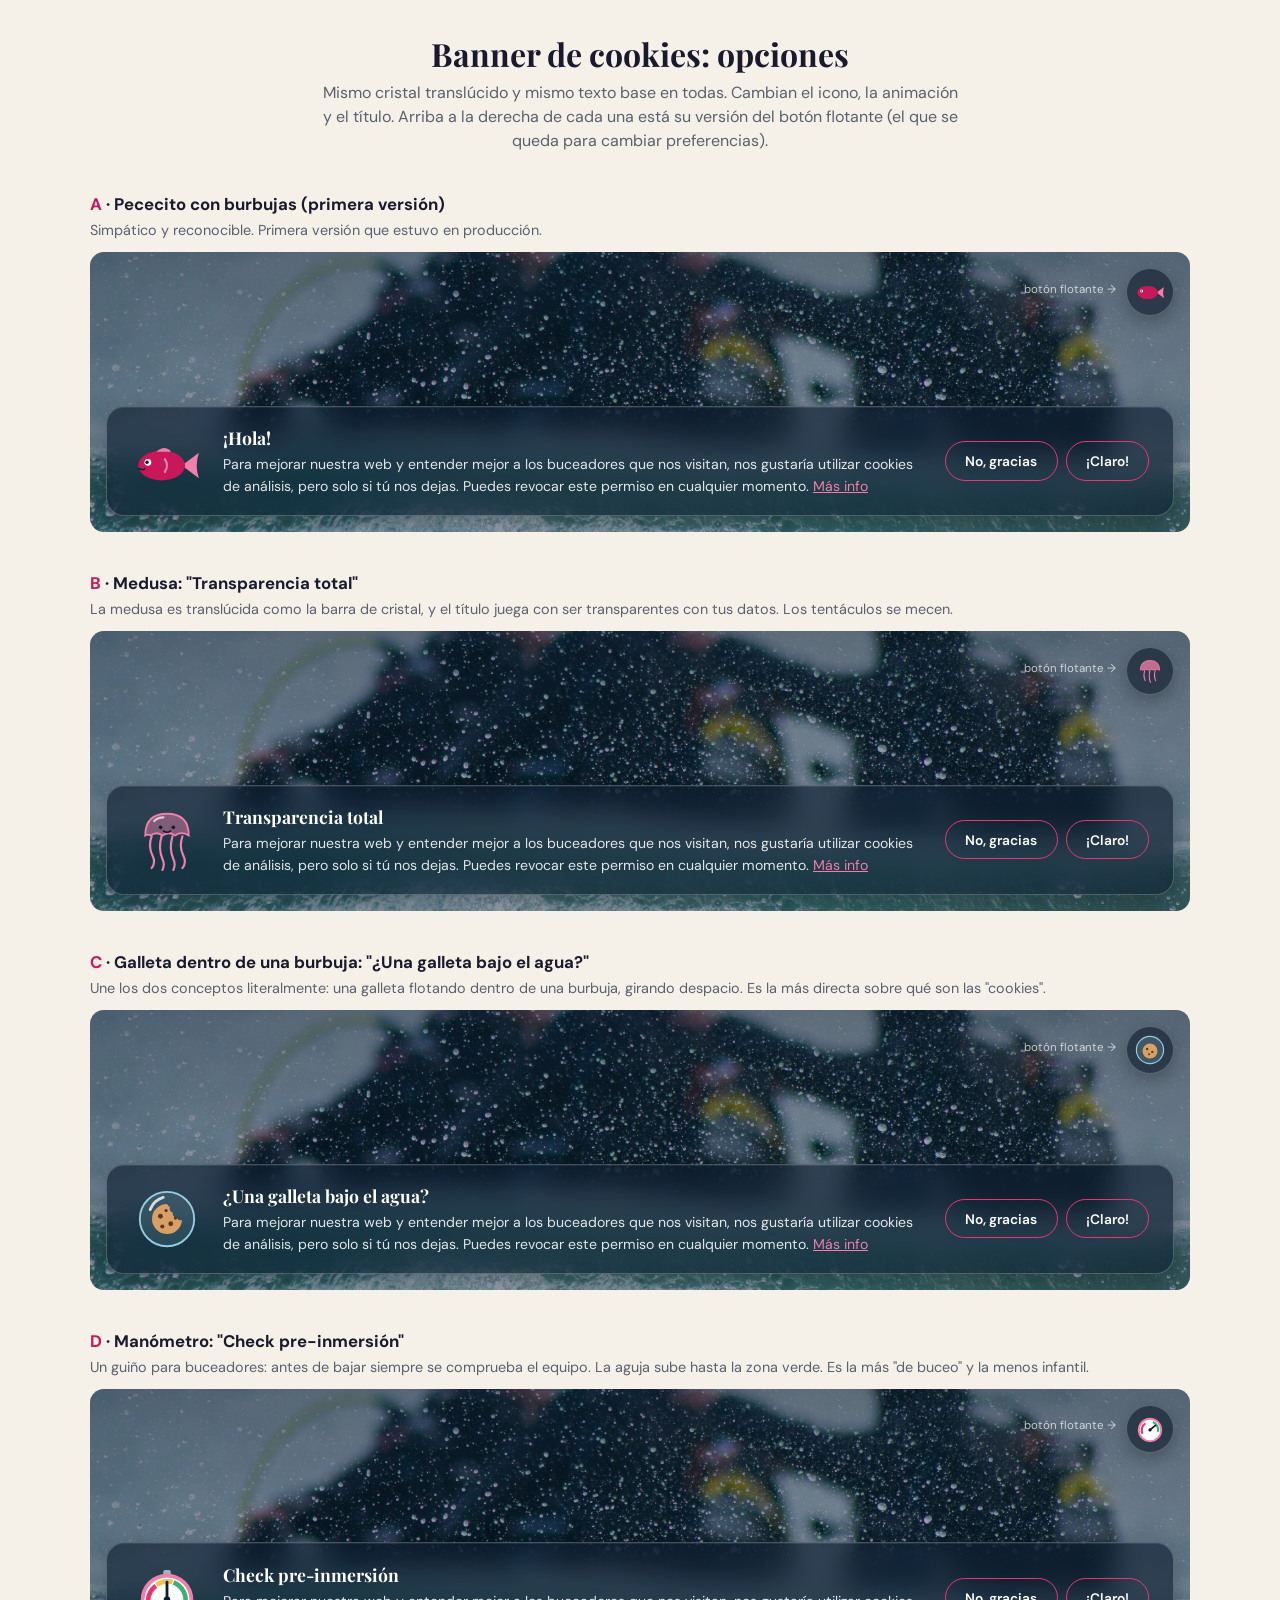
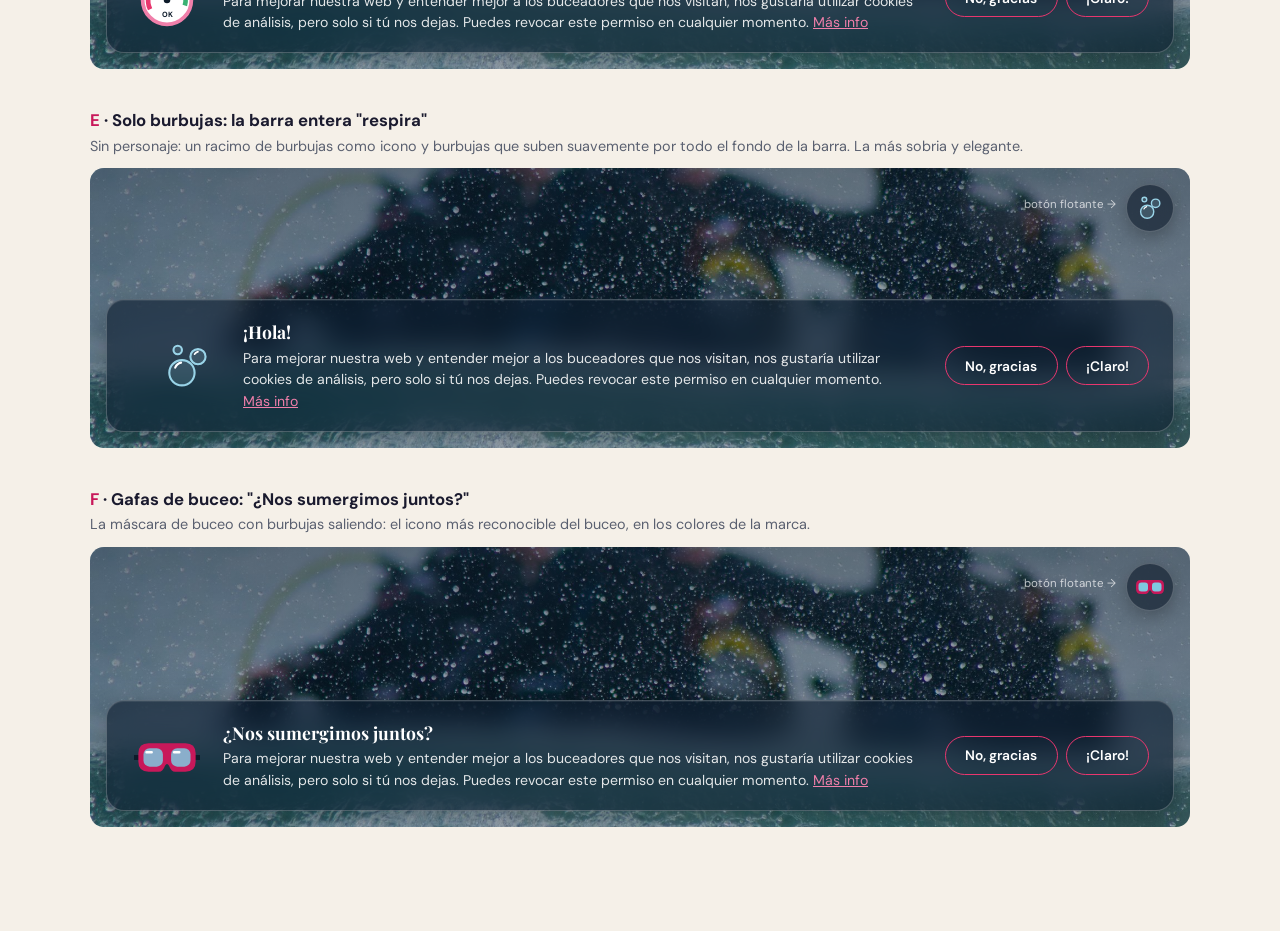
<file: design/banner-opciones.html>
<!doctype html>
<html lang="es">
<head>
<meta charset="utf-8">
<meta name="viewport" content="width=device-width, initial-scale=1">
<title>Banner cookies — opciones</title>
<link href="https://fonts.googleapis.com/css2?family=DM+Sans:wght@400;600&family=Playfair+Display:wght@700&display=swap" rel="stylesheet">
<style>
  :root {
    --fuchsia: #C8185A; --fuchsia-light: #E8366E; --pink: #F07FAA;
    --navy: #0D1B2A; --ocean-light: #1A7A9E; --sand: #F5F0E8;
  }
  * { box-sizing: border-box; margin: 0; padding: 0; }
  body { font-family: 'DM Sans', sans-serif; background: #F5F0E8; color: #1A1A2E; padding: 2rem 1rem 4rem; }
  h1 { font-family: 'Playfair Display', serif; text-align: center; margin-bottom: .4rem; }
  .intro { text-align: center; color: #5A6070; max-width: 640px; margin: 0 auto 2.5rem; line-height: 1.5; }
  .option { max-width: 1100px; margin: 0 auto 2.5rem; }
  .option h2 { font-size: 1.05rem; margin-bottom: .3rem; }
  .option h2 b { color: var(--fuchsia); }
  .option p.note { color: #5A6070; font-size: .9rem; margin-bottom: .7rem; line-height: 1.45; }
  .stage {
    position: relative; height: 280px; border-radius: 14px; overflow: hidden;
    background: url("../assets/images/hero_image.jpg") center 60% / cover, #20384d;
  }
  .stage::before { content: ""; position: absolute; inset: 0; background: linear-gradient(180deg, rgba(13,27,42,.55), rgba(13,27,42,.25)); }

  /* ── Banner base (igual que el actual) ── */
  .cb {
    position: absolute; left: 1rem; right: 1rem; bottom: 1rem;
    display: flex; align-items: center; gap: 1.25rem; padding: 1.1rem 1.5rem;
    background: rgba(13,27,42,.62); backdrop-filter: blur(14px) saturate(140%); -webkit-backdrop-filter: blur(14px) saturate(140%);
    color: rgba(255,255,255,.88); border: 1px solid rgba(255,255,255,.22); border-radius: 18px;
    box-shadow: 0 12px 32px rgba(0,0,0,.3), inset 0 1px 0 rgba(255,255,255,.08);
    font-size: .88rem; line-height: 1.55; overflow: hidden;
  }
  .cb-icon { position: relative; flex-shrink: 0; width: 72px; display: flex; justify-content: center; }
  .cb-body { flex: 1; min-width: 0; position: relative; }
  .cb-title { font-family: 'Playfair Display', serif; font-size: 1.1rem; font-weight: 700; color: #fff; margin-bottom: .15rem; }
  .cb-body a { color: var(--pink); white-space: nowrap; }
  .cb-btns { display: flex; gap: .5rem; flex-shrink: 0; position: relative; }
  .cb-btn {
    font: 600 .86rem 'DM Sans', sans-serif; padding: .6rem 1.2rem; border-radius: 999px;
    border: 1.5px solid var(--fuchsia-light); background: transparent; color: #fff; cursor: pointer; white-space: nowrap;
  }
  .cb-btn:hover { background: var(--fuchsia); }
  .fab {
    position: absolute; right: 1rem; top: 1rem; width: 48px; height: 48px; border-radius: 50%;
    display: flex; align-items: center; justify-content: center;
    background: rgba(13,27,42,.62); backdrop-filter: blur(14px); border: 1px solid rgba(255,255,255,.22);
    box-shadow: 0 6px 18px rgba(0,0,0,.25);
  }
  .fab-tag { position: absolute; right: 4.6rem; top: 1.85rem; font-size: .72rem; color: rgba(255,255,255,.7); }

  /* ── Burbujas reutilizables ── */
  .bub {
    position: absolute; border-radius: 50%; border: 2px solid rgba(160,220,240,.85); background: rgba(160,220,240,.15);
    opacity: 0; animation: rise 2.4s ease-in infinite;
  }
  @keyframes rise { 0% { opacity: 0; transform: translate(0,0); } 20% { opacity: 1; } 100% { opacity: 0; transform: translate(-6px,-34px); } }
  @keyframes bob { 0%,100% { transform: translateY(0) rotate(0); } 50% { transform: translateY(-4px) rotate(-3deg); } }
  @keyframes float { 0%,100% { transform: translateY(0); } 50% { transform: translateY(-6px); } }

  /* A · Pez */
  .fish { animation: bob 3s ease-in-out infinite; }

  /* B · Medusa */
  .jelly { animation: float 3.4s ease-in-out infinite; }
  .jelly .tent { transform-origin: top center; animation: sway 2.2s ease-in-out infinite; }
  .jelly .tent:nth-of-type(2) { animation-delay: .3s; }
  .jelly .tent:nth-of-type(3) { animation-delay: .6s; }
  .jelly .tent:nth-of-type(4) { animation-delay: .9s; }
  @keyframes sway { 0%,100% { transform: skewX(0); } 50% { transform: skewX(10deg); } }

  /* C · Galleta-burbuja */
  .cookie-bubble { animation: float 3s ease-in-out infinite; }
  .cookie-bubble .spin { transform-origin: 32px 32px; animation: spin 12s linear infinite; }
  @keyframes spin { to { transform: rotate(360deg); } }

  /* D · Manómetro */
  .gauge .needle { transform-origin: 32px 34px; animation: needle 3s ease-in-out infinite; }
  @keyframes needle { 0% { transform: rotate(-110deg); } 40%,100% { transform: rotate(35deg); } }

  /* E · Burbujas por toda la barra */
  .cb--bubbles .field .bub { animation-name: rise-far; animation-duration: 5s; }
  @keyframes rise-far { 0% { opacity: 0; transform: translateY(0); } 15% { opacity: .9; } 100% { opacity: 0; transform: translateY(-110px); } }

  /* F · Máscara */
  .mask { animation: bob 3.2s ease-in-out infinite; }

  @media (max-width: 760px) {
    .cb { flex-wrap: wrap; gap: .75rem 1rem; padding: 1rem 1.1rem; left: .6rem; right: .6rem; bottom: .6rem; }
    .cb-btns { width: 100%; } .cb-btn { flex: 1; }
    .stage { height: 340px; }
    .fab-tag { display: none; }
  }
  @media (prefers-reduced-motion: reduce) { * { animation: none !important; } }
</style>
</head>
<body>
<h1>Banner de cookies: opciones</h1>
<p class="intro">Mismo cristal translúcido y mismo texto base en todas. Cambian el icono, la animación y el título. Arriba a la derecha de cada una está su versión del botón flotante (el que se queda para cambiar preferencias).</p>

<!-- ═══ A · PEZ ═══ -->
<section class="option">
  <h2><b>A</b> · Pececito con burbujas (primera versión)</h2>
  <p class="note">Simpático y reconocible. Primera versión que estuvo en producción.</p>
  <div class="stage">
    <span class="fab-tag">botón flotante →</span>
    <div class="fab"><svg viewBox="0 0 64 40" width="30" height="19"><path d="M46 20 L62 8 Q58 20 62 32 Z" fill="#F07FAA"/><ellipse cx="27" cy="20" rx="22" ry="14" fill="#C8185A"/><circle cx="14" cy="17" r="3.2" fill="#fff"/><circle cx="13.2" cy="17" r="1.6" fill="#0D1B2A"/></svg></div>
    <div class="cb">
      <div class="cb-icon fish">
        <span class="bub" style="left:6px;top:8px;width:7px;height:7px"></span>
        <span class="bub" style="left:10px;top:8px;width:5px;height:5px;animation-delay:.8s"></span>
        <span class="bub" style="left:4px;top:8px;width:9px;height:9px;animation-delay:1.6s"></span>
        <svg viewBox="0 0 64 40" width="68" height="43" style="margin-top:.6rem"><path d="M46 20 L62 8 Q58 20 62 32 Z" fill="#F07FAA"/><ellipse cx="27" cy="20" rx="22" ry="14" fill="#C8185A"/><path d="M22 7 Q30 0 36 7" fill="#F07FAA"/><path d="M30 14 Q34 20 30 26" stroke="#F07FAA" stroke-width="2" fill="none" stroke-linecap="round"/><circle cx="14" cy="17" r="3.2" fill="#fff"/><circle cx="13.2" cy="17" r="1.6" fill="#0D1B2A"/><path d="M6 23 Q9 25 11 23" stroke="#0D1B2A" stroke-width="1.4" fill="none" stroke-linecap="round"/></svg>
      </div>
      <div class="cb-body">
        <p class="cb-title">¡Hola!</p>
        <p>Para mejorar nuestra web y entender mejor a los buceadores que nos visitan, nos gustaría utilizar cookies de análisis, pero solo si tú nos dejas. Puedes revocar este permiso en cualquier momento. <a href="#">Más info</a></p>
      </div>
      <div class="cb-btns"><button class="cb-btn">No, gracias</button><button class="cb-btn">¡Claro!</button></div>
    </div>
  </div>
</section>

<!-- ═══ B · MEDUSA ═══ -->
<section class="option">
  <h2><b>B</b> · Medusa: "Transparencia total"</h2>
  <p class="note">La medusa es translúcida como la barra de cristal, y el título juega con ser transparentes con tus datos. Los tentáculos se mecen.</p>
  <div class="stage">
    <span class="fab-tag">botón flotante →</span>
    <div class="fab"><svg viewBox="0 0 64 64" width="28" height="28"><path d="M10 30 Q10 8 32 8 Q54 8 54 30 Q46 26 40 30 Q34 26 28 30 Q22 26 16 30 Q12 28 10 30 Z" fill="rgba(240,127,170,.75)" stroke="#F07FAA" stroke-width="2"/><path d="M20 31 Q16 42 21 54 M32 31 Q28 44 33 58 M44 31 Q40 42 45 54" stroke="#F07FAA" stroke-width="2.5" fill="none" stroke-linecap="round"/></svg></div>
    <div class="cb">
      <div class="cb-icon">
        <span class="bub" style="left:46px;top:6px;width:6px;height:6px"></span>
        <span class="bub" style="left:52px;top:10px;width:8px;height:8px;animation-delay:1.2s"></span>
        <svg class="jelly" viewBox="0 0 64 70" width="58" height="64">
          <path d="M8 30 Q8 6 32 6 Q56 6 56 30 Q48 25 41 30 Q34 25 27 30 Q20 25 14 30 Q11 28 8 30 Z" fill="rgba(240,127,170,.45)" stroke="#F07FAA" stroke-width="2"/>
          <path d="M18 14 Q22 10 28 10" stroke="rgba(255,255,255,.7)" stroke-width="2.5" fill="none" stroke-linecap="round"/>
          <path class="tent" d="M15 31 Q11 42 16 52 Q20 60 15 66" stroke="#F07FAA" stroke-width="2.4" fill="none" stroke-linecap="round"/>
          <path class="tent" d="M26 31 Q22 44 27 56 Q30 62 27 68" stroke="#F07FAA" stroke-width="2.4" fill="none" stroke-linecap="round"/>
          <path class="tent" d="M38 31 Q34 44 39 56 Q42 62 39 68" stroke="#F07FAA" stroke-width="2.4" fill="none" stroke-linecap="round"/>
          <path class="tent" d="M49 31 Q45 42 50 52 Q54 60 49 66" stroke="#F07FAA" stroke-width="2.4" fill="none" stroke-linecap="round"/>
          <circle cx="25" cy="21" r="2" fill="#0D1B2A"/><circle cx="39" cy="21" r="2" fill="#0D1B2A"/>
          <path d="M28 25 Q32 28 36 25" stroke="#0D1B2A" stroke-width="1.6" fill="none" stroke-linecap="round"/>
        </svg>
      </div>
      <div class="cb-body">
        <p class="cb-title">Transparencia total</p>
        <p>Para mejorar nuestra web y entender mejor a los buceadores que nos visitan, nos gustaría utilizar cookies de análisis, pero solo si tú nos dejas. Puedes revocar este permiso en cualquier momento. <a href="#">Más info</a></p>
      </div>
      <div class="cb-btns"><button class="cb-btn">No, gracias</button><button class="cb-btn">¡Claro!</button></div>
    </div>
  </div>
</section>

<!-- ═══ C · GALLETA-BURBUJA ═══ -->
<section class="option">
  <h2><b>C</b> · Galleta dentro de una burbuja: "¿Una galleta bajo el agua?"</h2>
  <p class="note">Une los dos conceptos literalmente: una galleta flotando dentro de una burbuja, girando despacio. Es la más directa sobre qué son las "cookies".</p>
  <div class="stage">
    <span class="fab-tag">botón flotante →</span>
    <div class="fab"><svg viewBox="0 0 64 64" width="30" height="30"><circle cx="32" cy="32" r="29" fill="rgba(160,220,240,.18)" stroke="rgba(160,220,240,.9)" stroke-width="2.5"/><circle cx="32" cy="34" r="16" fill="#D9A066"/><circle cx="26" cy="30" r="2.6" fill="#5B3A1E"/><circle cx="37" cy="36" r="2.6" fill="#5B3A1E"/><circle cx="30" cy="41" r="2.2" fill="#5B3A1E"/></svg></div>
    <div class="cb">
      <div class="cb-icon">
        <span class="bub" style="left:52px;top:4px;width:7px;height:7px;animation-delay:.4s"></span>
        <span class="bub" style="left:14px;top:2px;width:5px;height:5px;animation-delay:1.4s"></span>
        <svg class="cookie-bubble" viewBox="0 0 64 64" width="60" height="60">
          <circle cx="32" cy="32" r="29" fill="rgba(160,220,240,.14)" stroke="rgba(160,220,240,.9)" stroke-width="2"/>
          <path d="M14 22 Q18 12 28 9" stroke="rgba(255,255,255,.8)" stroke-width="3" fill="none" stroke-linecap="round"/>
          <g class="spin">
            <path d="M32 16 A16 16 0 1 0 48 33 Q44 34 42 30 Q38 30 38 25 Q34 24 35 19 Q33 18 32 16 Z" fill="#D9A066"/>
            <circle cx="25" cy="29" r="2.6" fill="#5B3A1E"/><circle cx="36" cy="37" r="2.6" fill="#5B3A1E"/>
            <circle cx="27" cy="40" r="2.2" fill="#5B3A1E"/><circle cx="41" cy="31" r="1.8" fill="#5B3A1E"/>
            <circle cx="31" cy="23" r="1.8" fill="#5B3A1E"/>
          </g>
        </svg>
      </div>
      <div class="cb-body">
        <p class="cb-title">¿Una galleta bajo el agua?</p>
        <p>Para mejorar nuestra web y entender mejor a los buceadores que nos visitan, nos gustaría utilizar cookies de análisis, pero solo si tú nos dejas. Puedes revocar este permiso en cualquier momento. <a href="#">Más info</a></p>
      </div>
      <div class="cb-btns"><button class="cb-btn">No, gracias</button><button class="cb-btn">¡Claro!</button></div>
    </div>
  </div>
</section>

<!-- ═══ D · MANÓMETRO ═══ -->
<section class="option">
  <h2><b>D</b> · Manómetro: "Check pre-inmersión"</h2>
  <p class="note">Un guiño para buceadores: antes de bajar siempre se comprueba el equipo. La aguja sube hasta la zona verde. Es la más "de buceo" y la menos infantil.</p>
  <div class="stage">
    <span class="fab-tag">botón flotante →</span>
    <div class="fab"><svg viewBox="0 0 64 64" width="30" height="30"><circle cx="32" cy="34" r="24" fill="#fff" stroke="#F07FAA" stroke-width="4"/><path d="M16 42 A18 18 0 0 1 22 20" stroke="#E8366E" stroke-width="5" fill="none"/><path d="M38 17 A18 18 0 0 1 49 38" stroke="#3BB273" stroke-width="5" fill="none"/><path d="M32 34 L44 24" stroke="#0D1B2A" stroke-width="3.5" stroke-linecap="round"/><circle cx="32" cy="34" r="3.5" fill="#0D1B2A"/></svg></div>
    <div class="cb">
      <div class="cb-icon">
        <svg class="gauge" viewBox="0 0 64 64" width="60" height="60">
          <rect x="28" y="2" width="8" height="8" rx="2" fill="#9FB3C3"/>
          <circle cx="32" cy="34" r="26" fill="#fff" stroke="#F07FAA" stroke-width="4"/>
          <path d="M14 44 A20 20 0 0 1 20 19" stroke="#E8366E" stroke-width="5" fill="none"/>
          <path d="M21 18 A20 20 0 0 1 38 15" stroke="#F2C14E" stroke-width="5" fill="none"/>
          <path d="M39 15.5 A20 20 0 0 1 51 40" stroke="#3BB273" stroke-width="5" fill="none"/>
          <text x="32" y="52" font-family="DM Sans, sans-serif" font-size="8" font-weight="700" fill="#0D1B2A" text-anchor="middle">OK</text>
          <line class="needle" x1="32" y1="34" x2="32" y2="15" stroke="#0D1B2A" stroke-width="3" stroke-linecap="round"/>
          <circle cx="32" cy="34" r="3.5" fill="#0D1B2A"/>
        </svg>
      </div>
      <div class="cb-body">
        <p class="cb-title">Check pre-inmersión</p>
        <p>Para mejorar nuestra web y entender mejor a los buceadores que nos visitan, nos gustaría utilizar cookies de análisis, pero solo si tú nos dejas. Puedes revocar este permiso en cualquier momento. <a href="#">Más info</a></p>
      </div>
      <div class="cb-btns"><button class="cb-btn">No, gracias</button><button class="cb-btn">¡Claro!</button></div>
    </div>
  </div>
</section>

<!-- ═══ E · BURBUJAS ═══ -->
<section class="option">
  <h2><b>E</b> · Solo burbujas: la barra entera "respira"</h2>
  <p class="note">Sin personaje: un racimo de burbujas como icono y burbujas que suben suavemente por todo el fondo de la barra. La más sobria y elegante.</p>
  <div class="stage">
    <span class="fab-tag">botón flotante →</span>
    <div class="fab"><svg viewBox="0 0 64 64" width="30" height="30"><circle cx="26" cy="40" r="14" fill="rgba(160,220,240,.18)" stroke="rgba(160,220,240,.95)" stroke-width="3"/><circle cx="44" cy="22" r="9" fill="rgba(160,220,240,.18)" stroke="rgba(160,220,240,.95)" stroke-width="3"/><circle cx="20" cy="14" r="5" fill="rgba(160,220,240,.18)" stroke="rgba(160,220,240,.95)" stroke-width="3"/><path d="M19 34 Q21 30 25 29" stroke="#fff" stroke-width="2.5" fill="none" stroke-linecap="round"/></svg></div>
    <div class="cb cb--bubbles">
      <div class="field" aria-hidden="true">
        <span class="bub" style="left:12%;bottom:-12px;width:8px;height:8px"></span>
        <span class="bub" style="left:22%;bottom:-12px;width:5px;height:5px;animation-delay:1.1s"></span>
        <span class="bub" style="left:35%;bottom:-12px;width:10px;height:10px;animation-delay:2.3s"></span>
        <span class="bub" style="left:48%;bottom:-12px;width:6px;height:6px;animation-delay:.6s"></span>
        <span class="bub" style="left:58%;bottom:-12px;width:9px;height:9px;animation-delay:3.1s"></span>
        <span class="bub" style="left:66%;bottom:-12px;width:5px;height:5px;animation-delay:1.8s"></span>
        <span class="bub" style="left:76%;bottom:-12px;width:7px;height:7px;animation-delay:4s"></span>
        <span class="bub" style="left:88%;bottom:-12px;width:6px;height:6px;animation-delay:2.7s"></span>
      </div>
      <div class="cb-icon">
        <svg viewBox="0 0 64 64" width="54" height="54" style="animation: float 3s ease-in-out infinite">
          <circle cx="26" cy="40" r="15" fill="rgba(160,220,240,.15)" stroke="rgba(160,220,240,.95)" stroke-width="2.5"/>
          <circle cx="45" cy="21" r="9" fill="rgba(160,220,240,.15)" stroke="rgba(160,220,240,.95)" stroke-width="2.5"/>
          <circle cx="21" cy="13" r="5" fill="rgba(160,220,240,.15)" stroke="rgba(160,220,240,.95)" stroke-width="2.5"/>
          <path d="M18 34 Q20 29 25 28" stroke="#fff" stroke-width="2.5" fill="none" stroke-linecap="round"/>
          <path d="M41 18 Q42 16 45 15" stroke="#fff" stroke-width="2" fill="none" stroke-linecap="round"/>
        </svg>
      </div>
      <div class="cb-body">
        <p class="cb-title">¡Hola!</p>
        <p>Para mejorar nuestra web y entender mejor a los buceadores que nos visitan, nos gustaría utilizar cookies de análisis, pero solo si tú nos dejas. Puedes revocar este permiso en cualquier momento. <a href="#">Más info</a></p>
      </div>
      <div class="cb-btns"><button class="cb-btn">No, gracias</button><button class="cb-btn">¡Claro!</button></div>
    </div>
  </div>
</section>

<!-- ═══ F · MÁSCARA ═══ -->
<section class="option">
  <h2><b>F</b> · Gafas de buceo: "¿Nos sumergimos juntos?"</h2>
  <p class="note">La máscara de buceo con burbujas saliendo: el icono más reconocible del buceo, en los colores de la marca.</p>
  <div class="stage">
    <span class="fab-tag">botón flotante →</span>
    <div class="fab"><svg viewBox="0 0 64 40" width="32" height="20"><path d="M4 16 Q4 6 14 6 L50 6 Q60 6 60 16 L60 24 Q60 34 50 34 L40 34 Q36 34 34 28 Q32 25 30 28 Q28 34 24 34 L14 34 Q4 34 4 24 Z" fill="#C8185A"/><rect x="9" y="11" width="19" height="18" rx="6" fill="#7FC8E0"/><rect x="36" y="11" width="19" height="18" rx="6" fill="#7FC8E0"/></svg></div>
    <div class="cb">
      <div class="cb-icon mask">
        <span class="bub" style="left:58px;top:2px;width:7px;height:7px"></span>
        <span class="bub" style="left:62px;top:2px;width:5px;height:5px;animation-delay:.8s"></span>
        <span class="bub" style="left:56px;top:2px;width:9px;height:9px;animation-delay:1.6s"></span>
        <svg viewBox="0 0 64 44" width="66" height="45" style="margin-top:.5rem">
          <path d="M0 20 L6 20 M58 20 L64 20" stroke="#0D1B2A" stroke-width="5" stroke-linecap="round"/>
          <path d="M4 16 Q4 6 14 6 L50 6 Q60 6 60 16 L60 24 Q60 34 50 34 L40 34 Q36 34 34 28 Q32 25 30 28 Q28 34 24 34 L14 34 Q4 34 4 24 Z" fill="#C8185A"/>
          <rect x="9" y="11" width="19" height="18" rx="6" fill="rgba(127,200,224,.85)"/>
          <rect x="36" y="11" width="19" height="18" rx="6" fill="rgba(127,200,224,.85)"/>
          <path d="M12 15 L17 15 M39 15 L44 15" stroke="#fff" stroke-width="2.5" stroke-linecap="round"/>
        </svg>
      </div>
      <div class="cb-body">
        <p class="cb-title">¿Nos sumergimos juntos?</p>
        <p>Para mejorar nuestra web y entender mejor a los buceadores que nos visitan, nos gustaría utilizar cookies de análisis, pero solo si tú nos dejas. Puedes revocar este permiso en cualquier momento. <a href="#">Más info</a></p>
      </div>
      <div class="cb-btns"><button class="cb-btn">No, gracias</button><button class="cb-btn">¡Claro!</button></div>
    </div>
  </div>
</section>

</body>
</html>
</file>
